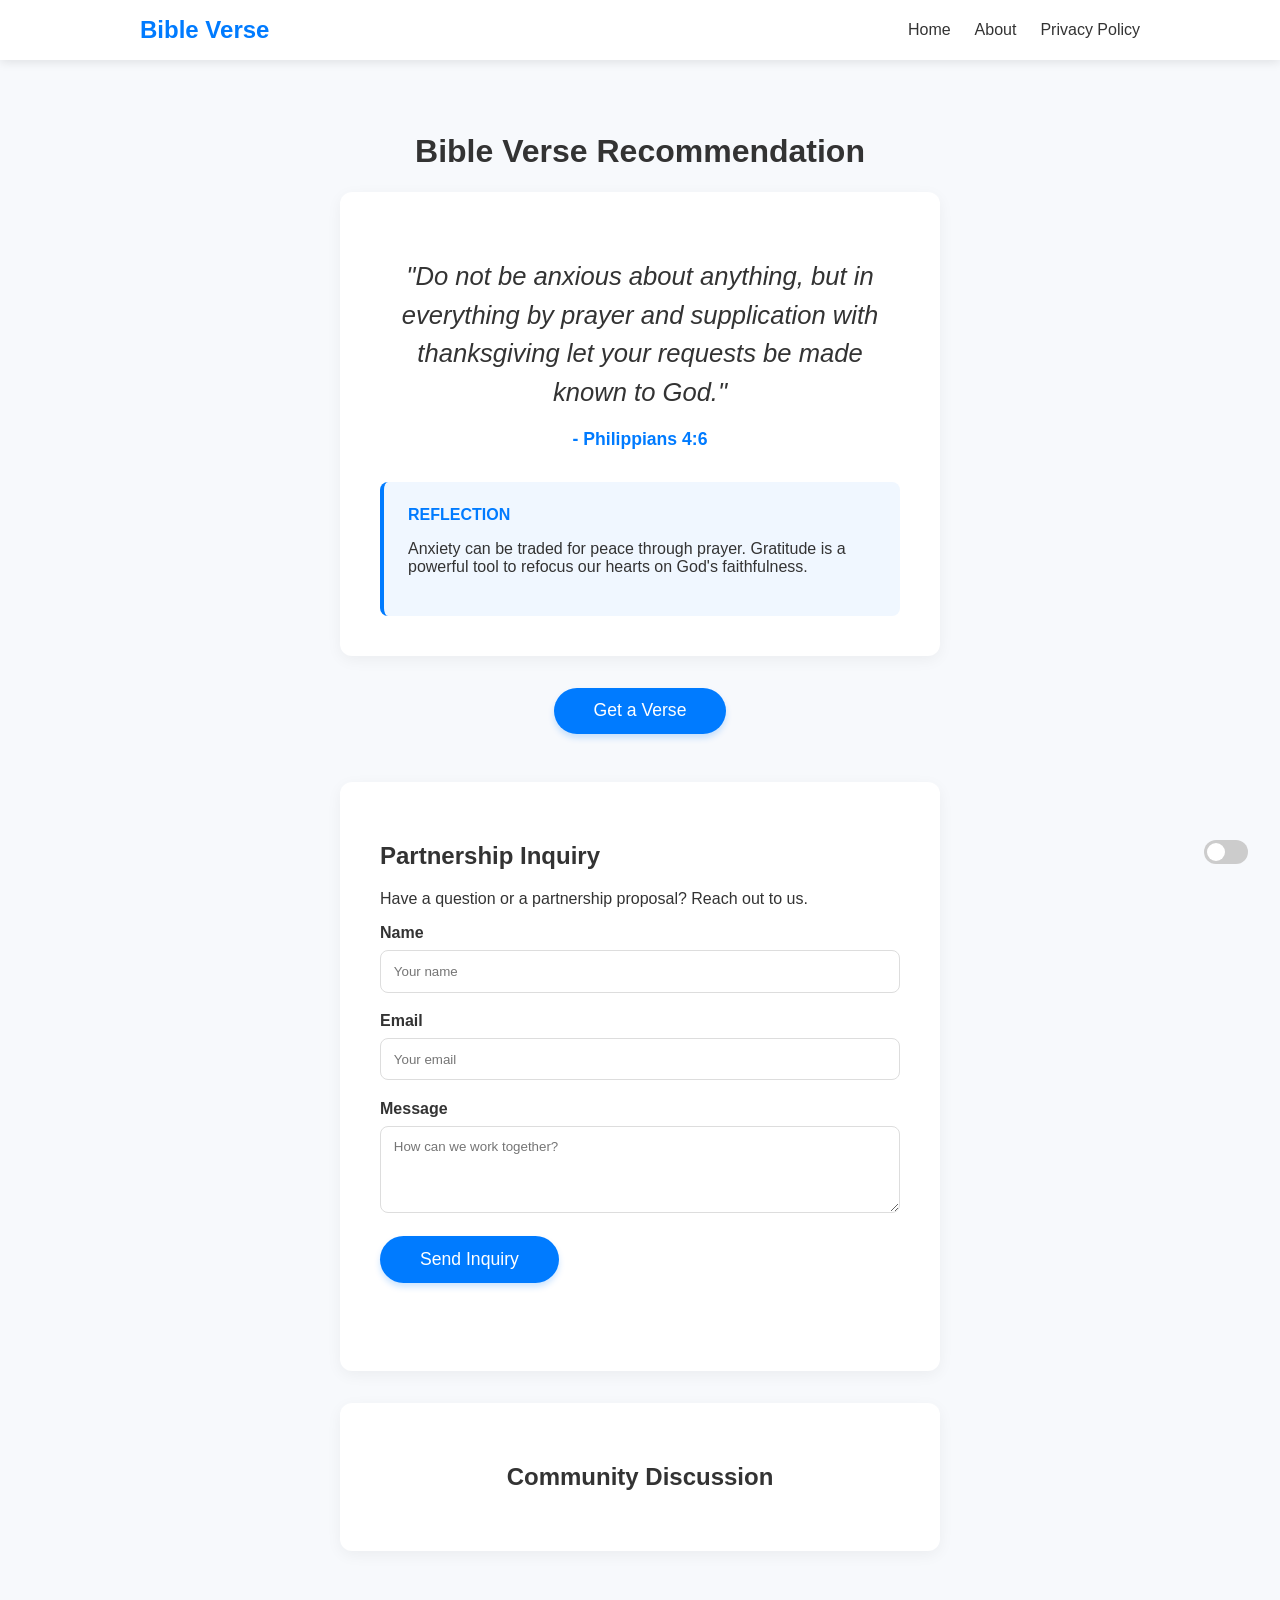
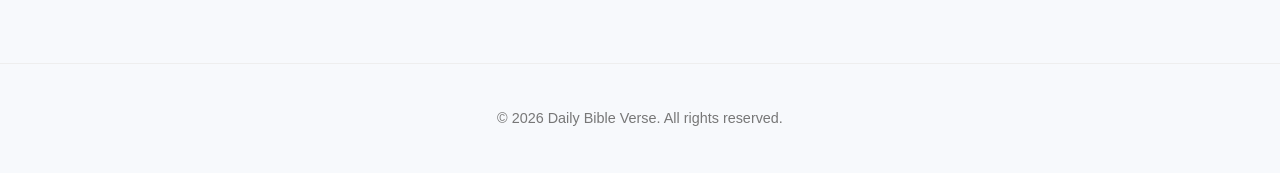
<file: index.html>
<!doctype html>
<html lang="en">
<head>
  <!-- Google tag (gtag.js) -->
  <script async src="https://www.googletagmanager.com/gtag/js?id=G-CXLRFG57D3" crossorigin="anonymous"></script>
  <script>
    window.dataLayer = window.dataLayer || [];
    function gtag(){dataLayer.push(arguments);}
    gtag('js', new Date());

    gtag('config', 'G-CXLRFG57D3');
  </script>
  <script type="text/javascript">
    (function(c,l,a,r,i,t,y){
        c[a]=c[a]||function(){(c[a].q=c[a].q||[]).push(arguments)};
        t=l.createElement(r);t.async=1;t.src="https://www.clarity.ms/tag/"+i;
        y=l.getElementsByTagName(r)[0];y.parentNode.insertBefore(t,y);
    })(window, document, "clarity", "script", "wg64gag3lj");
  </script>
  <meta charset="UTF-8" />
  <meta name="viewport" content="width=device-width, initial-scale=1.0" />
  <meta name="description" content="Daily Bible Verse Recommendation - Find comfort and wisdom through curated Bible verses and spiritual reflections.">
  <meta name="google-adsense-account" content="ca-pub-6475751847890621">
  <title>Daily Bible Verse | Comfort & Wisdom</title>
  <script async src="https://pagead2.googlesyndication.com/pagead/js/adsbygoogle.js?client=ca-pub-6475751847890621"
     crossorigin="anonymous"></script>
  <link href='./style.css' rel='stylesheet'>
</head>
<body>
  <nav class="navbar">
    <div class="nav-container">
      <a href="./index.html" class="nav-logo">Bible Verse</a>
      <ul class="nav-menu">
        <li><a href="./index.html">Home</a></li>
        <li><a href="./about.html">About</a></li>
        <li><a href="./privacy.html">Privacy Policy</a></li>
      </ul>
    </div>
  </nav>

  <div class="theme-switch-wrapper">
    <label class="theme-switch" for="checkbox">
      <input type="checkbox" id="checkbox" />
      <div class="slider round"></div>
    </label>
  </div>

  <main>
    <h1>Bible Verse Recommendation</h1>
    <div id="verse-container">
      <p id="verse-text">Press the button to receive a word of God.</p>
      <p id="verse-reference"></p>
      <div class="reflection-box">
        <h3>Reflection</h3>
        <p id="verse-reflection">Click the button below to see a spiritual reflection for this verse.</p>
      </div>
    </div>
    <button onclick="getRandomVerse()">Get a Verse</button>

    <section id="contact-container">
      <h2>Partnership Inquiry</h2>
      <p>Have a question or a partnership proposal? Reach out to us.</p>
      <form action="https://formspree.io/f/mdaylqqe" method="POST">
        <div class="form-group">
          <label for="name">Name</label>
          <input type="text" id="name" name="name" placeholder="Your name" required>
        </div>
        <div class="form-group">
          <label for="email">Email</label>
          <input type="email" id="email" name="_replyto" placeholder="Your email" required>
        </div>
        <div class="form-group">
          <label for="message">Message</label>
          <textarea id="message" name="message" rows="4" placeholder="How can we work together?" required></textarea>
        </div>
        <button type="submit" class="submit-btn">Send Inquiry</button>
      </form>
    </section>

    <section id="comments-container">
      <h2>Community Discussion</h2>
      <div id="disqus_thread"></div>
    </section>
  </main>

  <footer>
    <p>&copy; 2026 Daily Bible Verse. All rights reserved.</p>
  </footer>

  <script>
      (function() {
      var d = document, s = d.createElement('script');
      s.src = 'https://productbuilder-ojkybk3hdi.disqus.com/embed.js';
      s.setAttribute('data-timestamp', +new Date());
      (d.head || d.body).appendChild(s);
      })();
  </script>
  <script defer type="text/javascript" src="./main.js"></script>
</body>
</html>
</file>
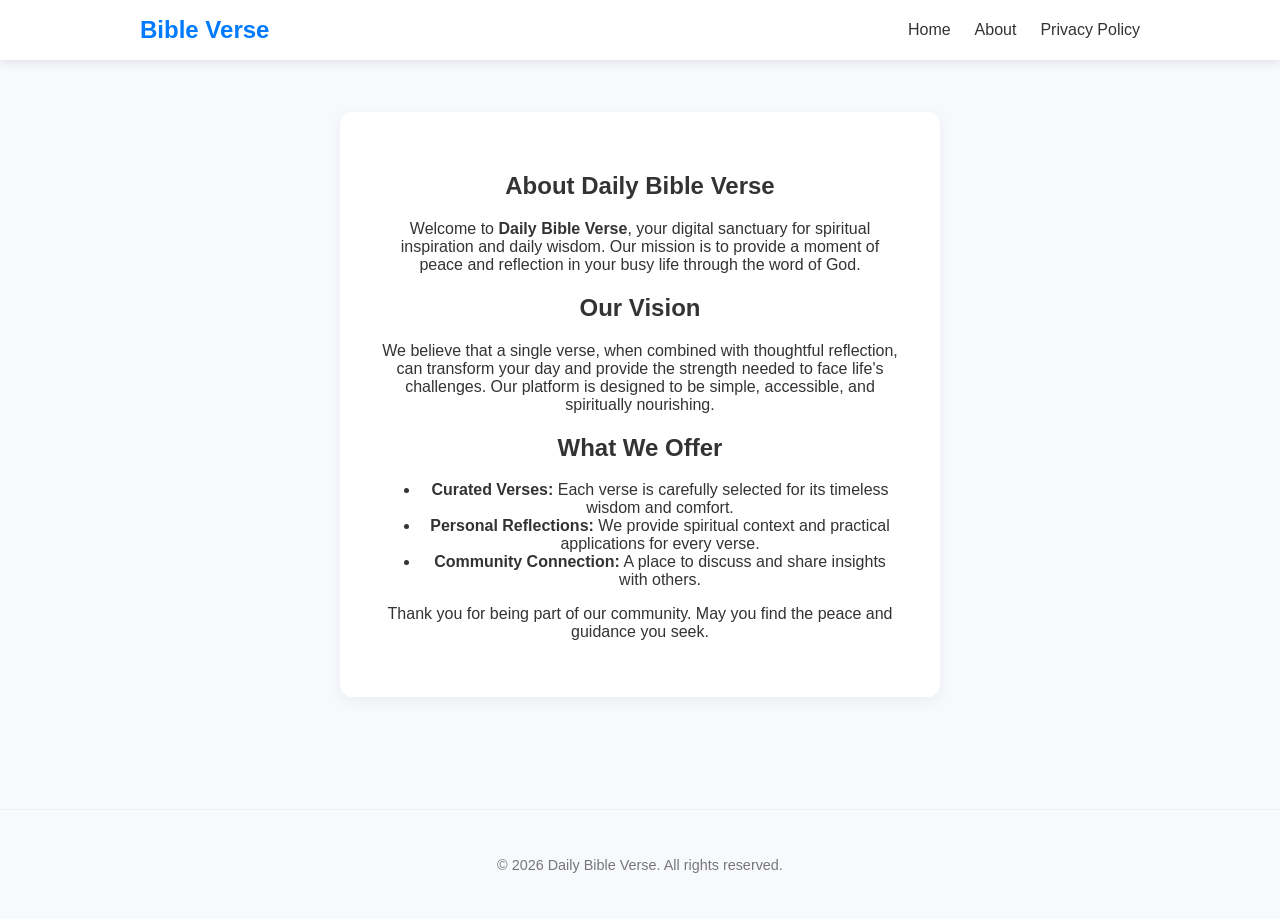
<file: about.html>
<!doctype html>
<html lang="en">
<head>
  <!-- Google tag (gtag.js) -->
  <script async src="https://www.googletagmanager.com/gtag/js?id=G-CXLRFG57D3" crossorigin="anonymous"></script>
  <script>
    window.dataLayer = window.dataLayer || [];
    function gtag(){dataLayer.push(arguments);}
    gtag('js', new Date());

    gtag('config', 'G-CXLRFG57D3');
  </script>
  <script type="text/javascript">
    (function(c,l,a,r,i,t,y){
        c[a]=c[a]||function(){(c[a].q=c[a].q||[]).push(arguments)};
        t=l.createElement(r);t.async=1;t.src="https://www.clarity.ms/tag/"+i;
        y=l.getElementsByTagName(r)[0];y.parentNode.insertBefore(t,y);
    })(window, document, "clarity", "script", "wg64gag3lj");
  </script>
  <meta charset="UTF-8" />
  <meta name="viewport" content="width=device-width, initial-scale=1.0" />
  <title>About Us | Daily Bible Verse</title>
  <link href='./style.css' rel='stylesheet'>
</head>
<body>
  <nav class="navbar">
    <div class="nav-container">
      <a href="./index.html" class="nav-logo">Bible Verse</a>
      <ul class="nav-menu">
        <li><a href="./index.html">Home</a></li>
        <li><a href="./about.html">About</a></li>
        <li><a href="./privacy.html">Privacy Policy</a></li>
      </ul>
    </div>
  </nav>

  <main>
    <section class="static-content">
      <h1>About Daily Bible Verse</h1>
      <p>Welcome to <strong>Daily Bible Verse</strong>, your digital sanctuary for spiritual inspiration and daily wisdom. Our mission is to provide a moment of peace and reflection in your busy life through the word of God.</p>
      
      <h2>Our Vision</h2>
      <p>We believe that a single verse, when combined with thoughtful reflection, can transform your day and provide the strength needed to face life's challenges. Our platform is designed to be simple, accessible, and spiritually nourishing.</p>

      <h2>What We Offer</h2>
      <ul>
        <li><strong>Curated Verses:</strong> Each verse is carefully selected for its timeless wisdom and comfort.</li>
        <li><strong>Personal Reflections:</strong> We provide spiritual context and practical applications for every verse.</li>
        <li><strong>Community Connection:</strong> A place to discuss and share insights with others.</li>
      </ul>

      <p>Thank you for being part of our community. May you find the peace and guidance you seek.</p>
    </section>
  </main>

  <footer>
    <p>&copy; 2026 Daily Bible Verse. All rights reserved.</p>
  </footer>
</body>
</html>
</file>
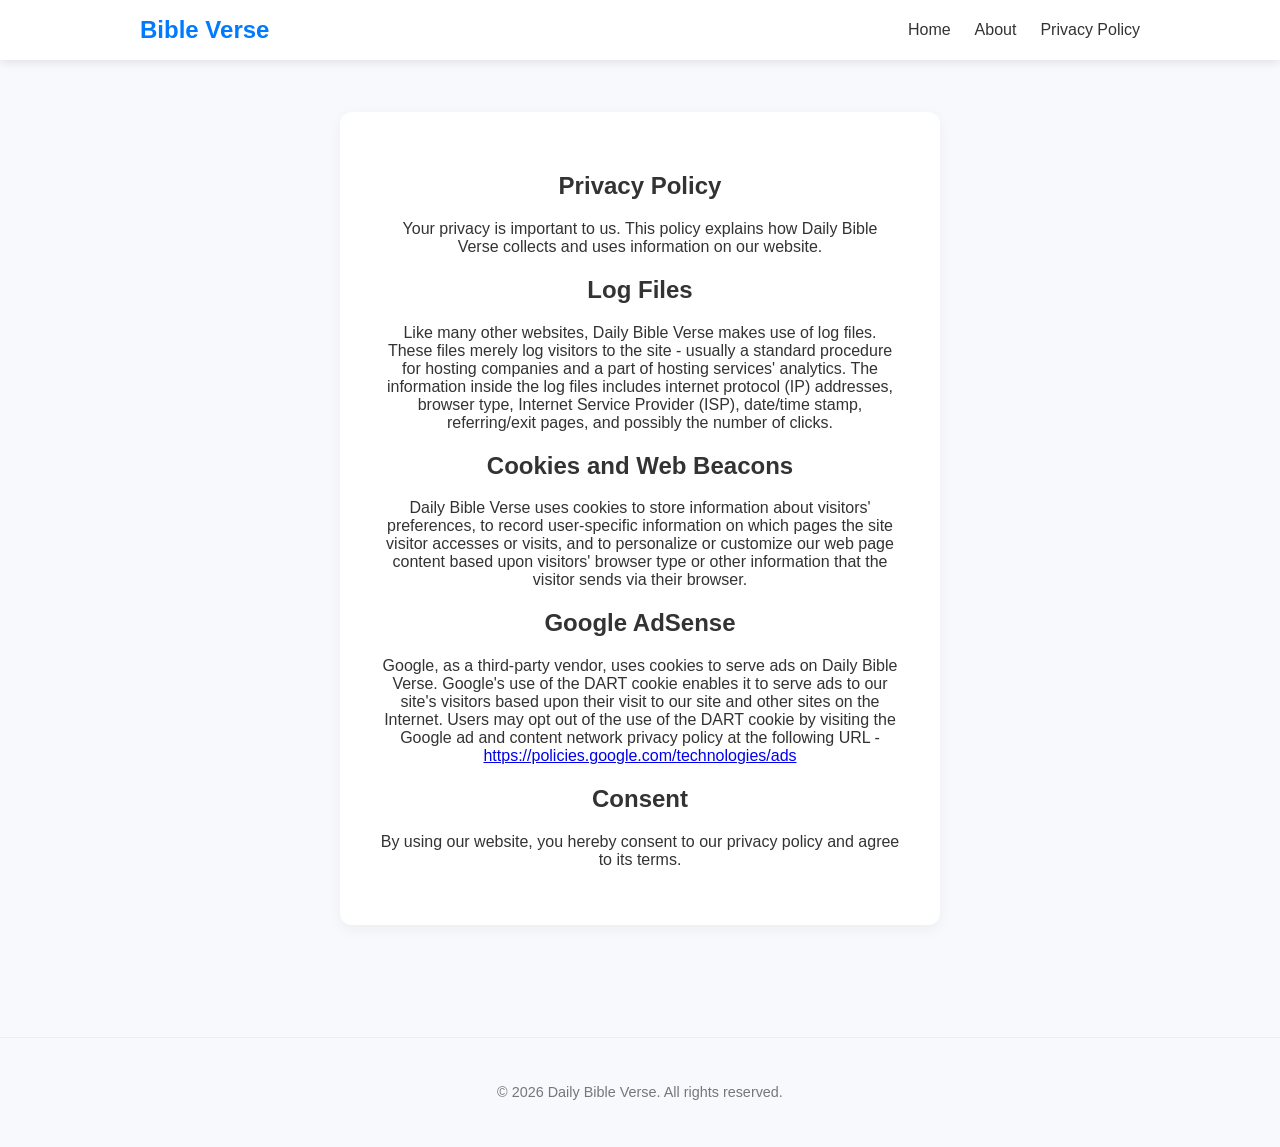
<file: privacy.html>
<!doctype html>
<html lang="en">
<head>
  <!-- Google tag (gtag.js) -->
  <script async src="https://www.googletagmanager.com/gtag/js?id=G-CXLRFG57D3" crossorigin="anonymous"></script>
  <script>
    window.dataLayer = window.dataLayer || [];
    function gtag(){dataLayer.push(arguments);}
    gtag('js', new Date());

    gtag('config', 'G-CXLRFG57D3');
  </script>
  <script type="text/javascript">
    (function(c,l,a,r,i,t,y){
        c[a]=c[a]||function(){(c[a].q=c[a].q||[]).push(arguments)};
        t=l.createElement(r);t.async=1;t.src="https://www.clarity.ms/tag/"+i;
        y=l.getElementsByTagName(r)[0];y.parentNode.insertBefore(t,y);
    })(window, document, "clarity", "script", "wg64gag3lj");
  </script>
  <meta charset="UTF-8" />
  <meta name="viewport" content="width=device-width, initial-scale=1.0" />
  <title>Privacy Policy | Daily Bible Verse</title>
  <link href='./style.css' rel='stylesheet'>
</head>
<body>
  <nav class="navbar">
    <div class="nav-container">
      <a href="./index.html" class="nav-logo">Bible Verse</a>
      <ul class="nav-menu">
        <li><a href="./index.html">Home</a></li>
        <li><a href="./about.html">About</a></li>
        <li><a href="./privacy.html">Privacy Policy</a></li>
      </ul>
    </div>
  </nav>

  <main>
    <section class="static-content">
      <h1>Privacy Policy</h1>
      <p>Your privacy is important to us. This policy explains how Daily Bible Verse collects and uses information on our website.</p>

      <h2>Log Files</h2>
      <p>Like many other websites, Daily Bible Verse makes use of log files. These files merely log visitors to the site - usually a standard procedure for hosting companies and a part of hosting services' analytics. The information inside the log files includes internet protocol (IP) addresses, browser type, Internet Service Provider (ISP), date/time stamp, referring/exit pages, and possibly the number of clicks.</p>

      <h2>Cookies and Web Beacons</h2>
      <p>Daily Bible Verse uses cookies to store information about visitors' preferences, to record user-specific information on which pages the site visitor accesses or visits, and to personalize or customize our web page content based upon visitors' browser type or other information that the visitor sends via their browser.</p>

      <h2>Google AdSense</h2>
      <p>Google, as a third-party vendor, uses cookies to serve ads on Daily Bible Verse. Google's use of the DART cookie enables it to serve ads to our site's visitors based upon their visit to our site and other sites on the Internet. Users may opt out of the use of the DART cookie by visiting the Google ad and content network privacy policy at the following URL - <a href="https://policies.google.com/technologies/ads">https://policies.google.com/technologies/ads</a></p>

      <h2>Consent</h2>
      <p>By using our website, you hereby consent to our privacy policy and agree to its terms.</p>
    </section>
  </main>

  <footer>
    <p>&copy; 2026 Daily Bible Verse. All rights reserved.</p>
  </footer>
</body>
</html>
</file>
<file: style.css>
/* Global Styles */
body {
  font-family: 'Segoe UI', Tahoma, Geneva, Verdana, sans-serif;
  margin: 0;
  background-color: #f7f9fc;
  color: #333;
  transition: background-color 0.3s, color 0.3s;
  padding-top: 80px; /* Space for navbar */
  display: flex;
  flex-direction: column;
  align-items: center;
}

body.dark-mode {
  background-color: #1a1a1a;
  color: #e0e0e0;
}

/* Navbar */
.navbar {
  position: fixed;
  top: 0;
  left: 0;
  width: 100%;
  background-color: #fff;
  box-shadow: 0 2px 10px rgba(0,0,0,0.1);
  z-index: 1000;
  padding: 1rem 0;
  transition: background-color 0.3s;
}

body.dark-mode .navbar {
  background-color: #2d2d2d;
  box-shadow: 0 2px 10px rgba(0,0,0,0.3);
}

.nav-container {
  max-width: 1000px;
  margin: 0 auto;
  display: flex;
  justify-content: space-between;
  align-items: center;
  padding: 0 2rem;
}

.nav-logo {
  font-size: 1.5rem;
  font-weight: bold;
  color: #007bff;
  text-decoration: none;
}

.nav-menu {
  list-style: none;
  display: flex;
  gap: 1.5rem;
  margin: 0;
  padding: 0;
}

.nav-menu a {
  text-decoration: none;
  color: inherit;
  font-weight: 500;
  transition: color 0.2s;
}

.nav-menu a:hover {
  color: #007bff;
}

/* Layout */
main {
  max-width: 800px;
  width: 100%;
  padding: 2rem;
  text-align: center;
  display: flex;
  flex-direction: column;
  align-items: center;
}

/* Content Boxes */
#verse-container, #contact-container, #comments-container, .static-content {
  width: 100%;
  max-width: 600px;
  background-color: white;
  padding: 2.5rem;
  border-radius: 12px;
  box-shadow: 0 4px 15px rgba(0, 0, 0, 0.05);
  margin-bottom: 2rem;
  transition: background-color 0.3s, box-shadow 0.3s;
  box-sizing: border-box;
}

body.dark-mode #verse-container, 
body.dark-mode #contact-container, 
body.dark-mode #comments-container,
body.dark-mode .static-content {
  background-color: #2d2d2d;
  box-shadow: 0 4px 15px rgba(0, 0, 0, 0.3);
}

/* Reflection Box */
.reflection-box {
  margin-top: 2rem;
  padding: 1.5rem;
  background-color: #f0f7ff;
  border-radius: 8px;
  text-align: left;
  border-left: 4px solid #007bff;
}

body.dark-mode .reflection-box {
  background-color: #3d3d3d;
  border-left-color: #4da3ff;
}

.reflection-box h3 {
  margin-top: 0;
  font-size: 1rem;
  color: #007bff;
  text-transform: uppercase;
}

body.dark-mode .reflection-box h3 {
  color: #4da3ff;
}

#verse-text {
  font-size: 1.6rem;
  line-height: 1.5;
  font-style: italic;
  margin-bottom: 0.5rem;
}

#verse-reference {
  font-size: 1.1rem;
  font-weight: bold;
  color: #007bff;
  margin-bottom: 0;
}

/* Buttons */
button {
  padding: 0.8rem 2.5rem;
  font-size: 1.1rem;
  cursor: pointer;
  border: none;
  border-radius: 30px;
  background-color: #007bff;
  color: white;
  transition: background-color 0.2s, transform 0.1s;
  box-shadow: 0 4px 6px rgba(0, 123, 255, 0.2);
  margin-bottom: 3rem;
}

button:hover {
  background-color: #0056b3;
}

button:active {
  transform: scale(0.98);
}

/* Forms */
#contact-container {
  text-align: left;
}

.form-group {
  margin-bottom: 1.2rem;
}

.form-group label {
  display: block;
  margin-bottom: 0.5rem;
  font-weight: bold;
}

.form-group input, .form-group textarea {
  width: 100%;
  padding: 0.8rem;
  border: 1px solid #ddd;
  border-radius: 8px;
  font-family: inherit;
  box-sizing: border-box;
}

body.dark-mode .form-group input, body.dark-mode .form-group textarea {
  background-color: #3d3d3d;
  border-color: #4d4d4d;
  color: #e0e0e0;
}

/* Theme Switch */
.theme-switch-wrapper {
  position: fixed;
  bottom: 2rem;
  right: 2rem;
  z-index: 1001;
}

.theme-switch {
  display: inline-block;
  height: 24px;
  position: relative;
  width: 44px;
}

.theme-switch input {display:none;}

.slider {
  background-color: #ccc;
  bottom: 0;
  cursor: pointer;
  left: 0;
  position: absolute;
  right: 0;
  top: 0;
  transition: .4s;
  border-radius: 34px;
}

.slider:before {
  background-color: #fff;
  bottom: 3px;
  content: "";
  height: 18px;
  left: 3px;
  position: absolute;
  transition: .4s;
  width: 18px;
  border-radius: 50%;
}

input:checked + .slider {
  background-color: #007bff;
}

input:checked + .slider:before {
  transform: translateX(20px);
}

/* Footer */
footer {
  width: 100%;
  padding: 2rem 0;
  margin-top: 3rem;
  border-top: 1px solid #eee;
  text-align: center;
  font-size: 0.9rem;
  color: #777;
}

body.dark-mode footer {
  border-top-color: #333;
}
</file>
